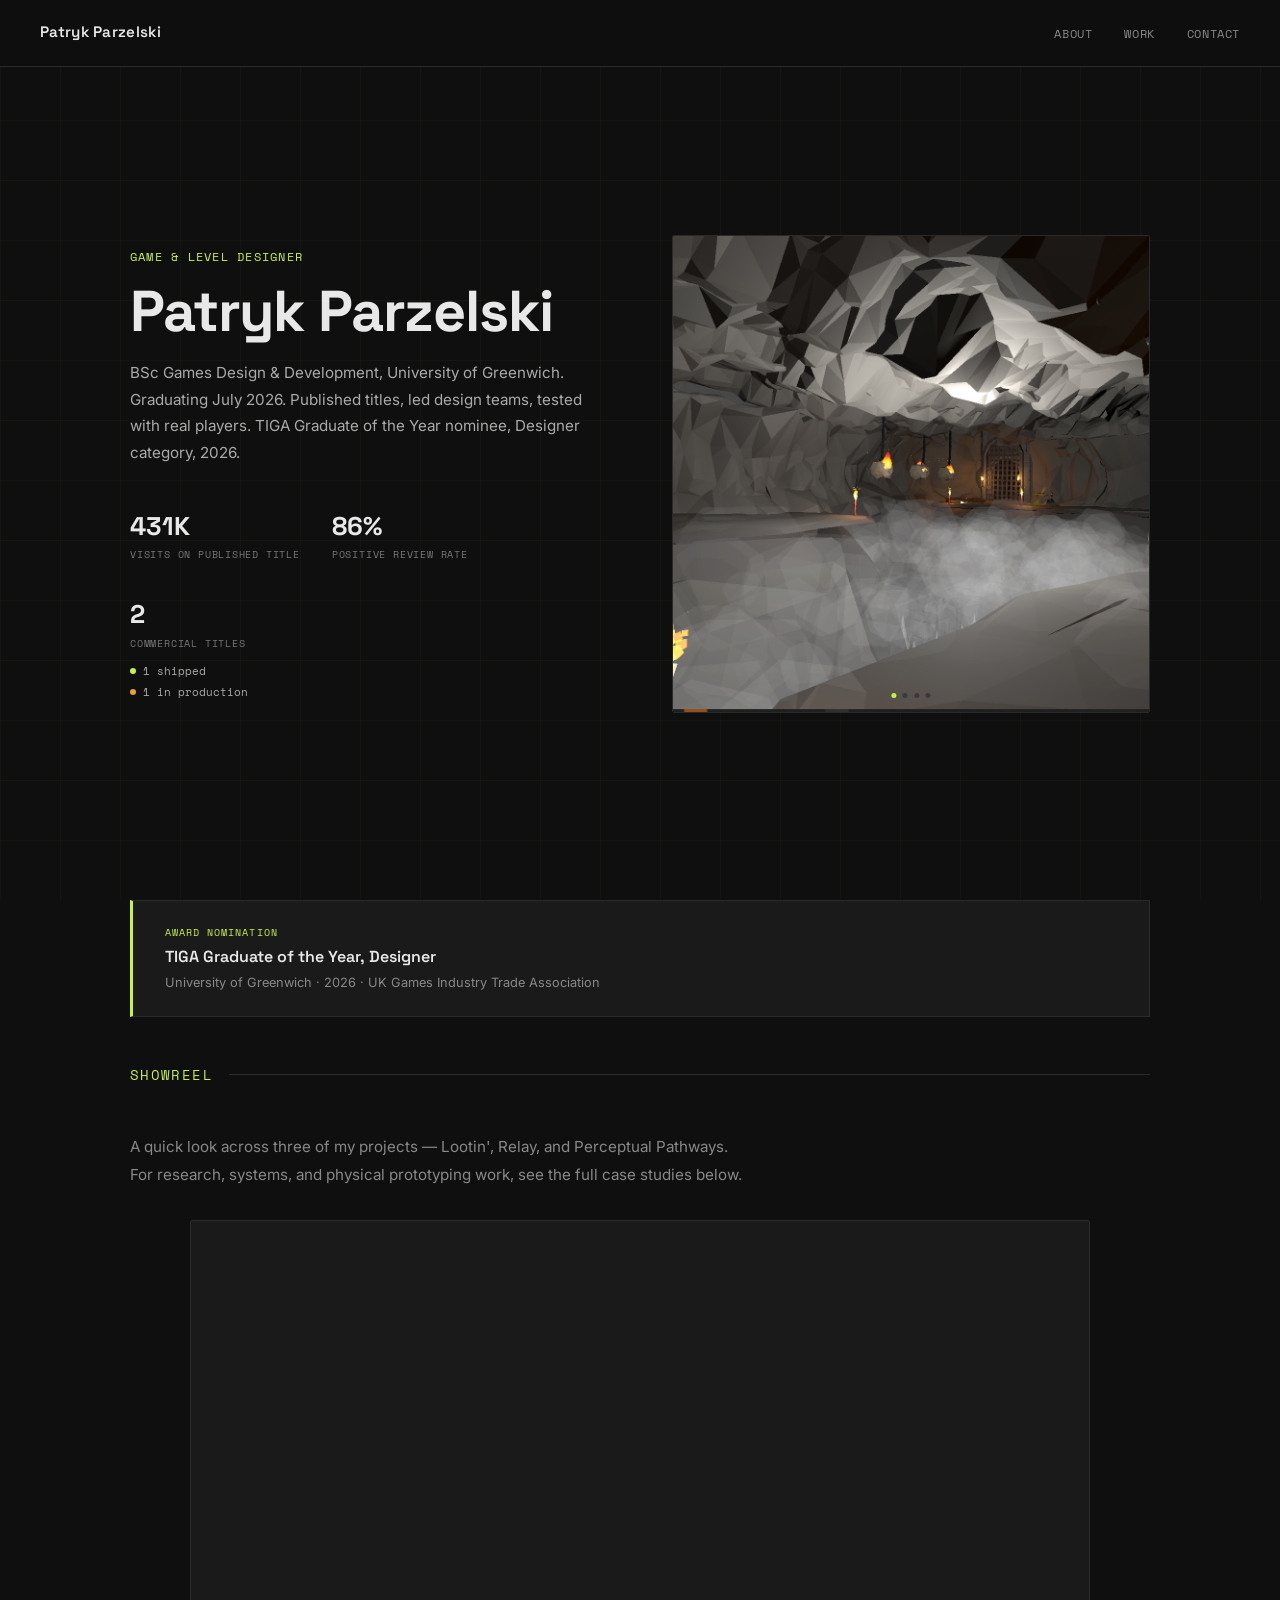
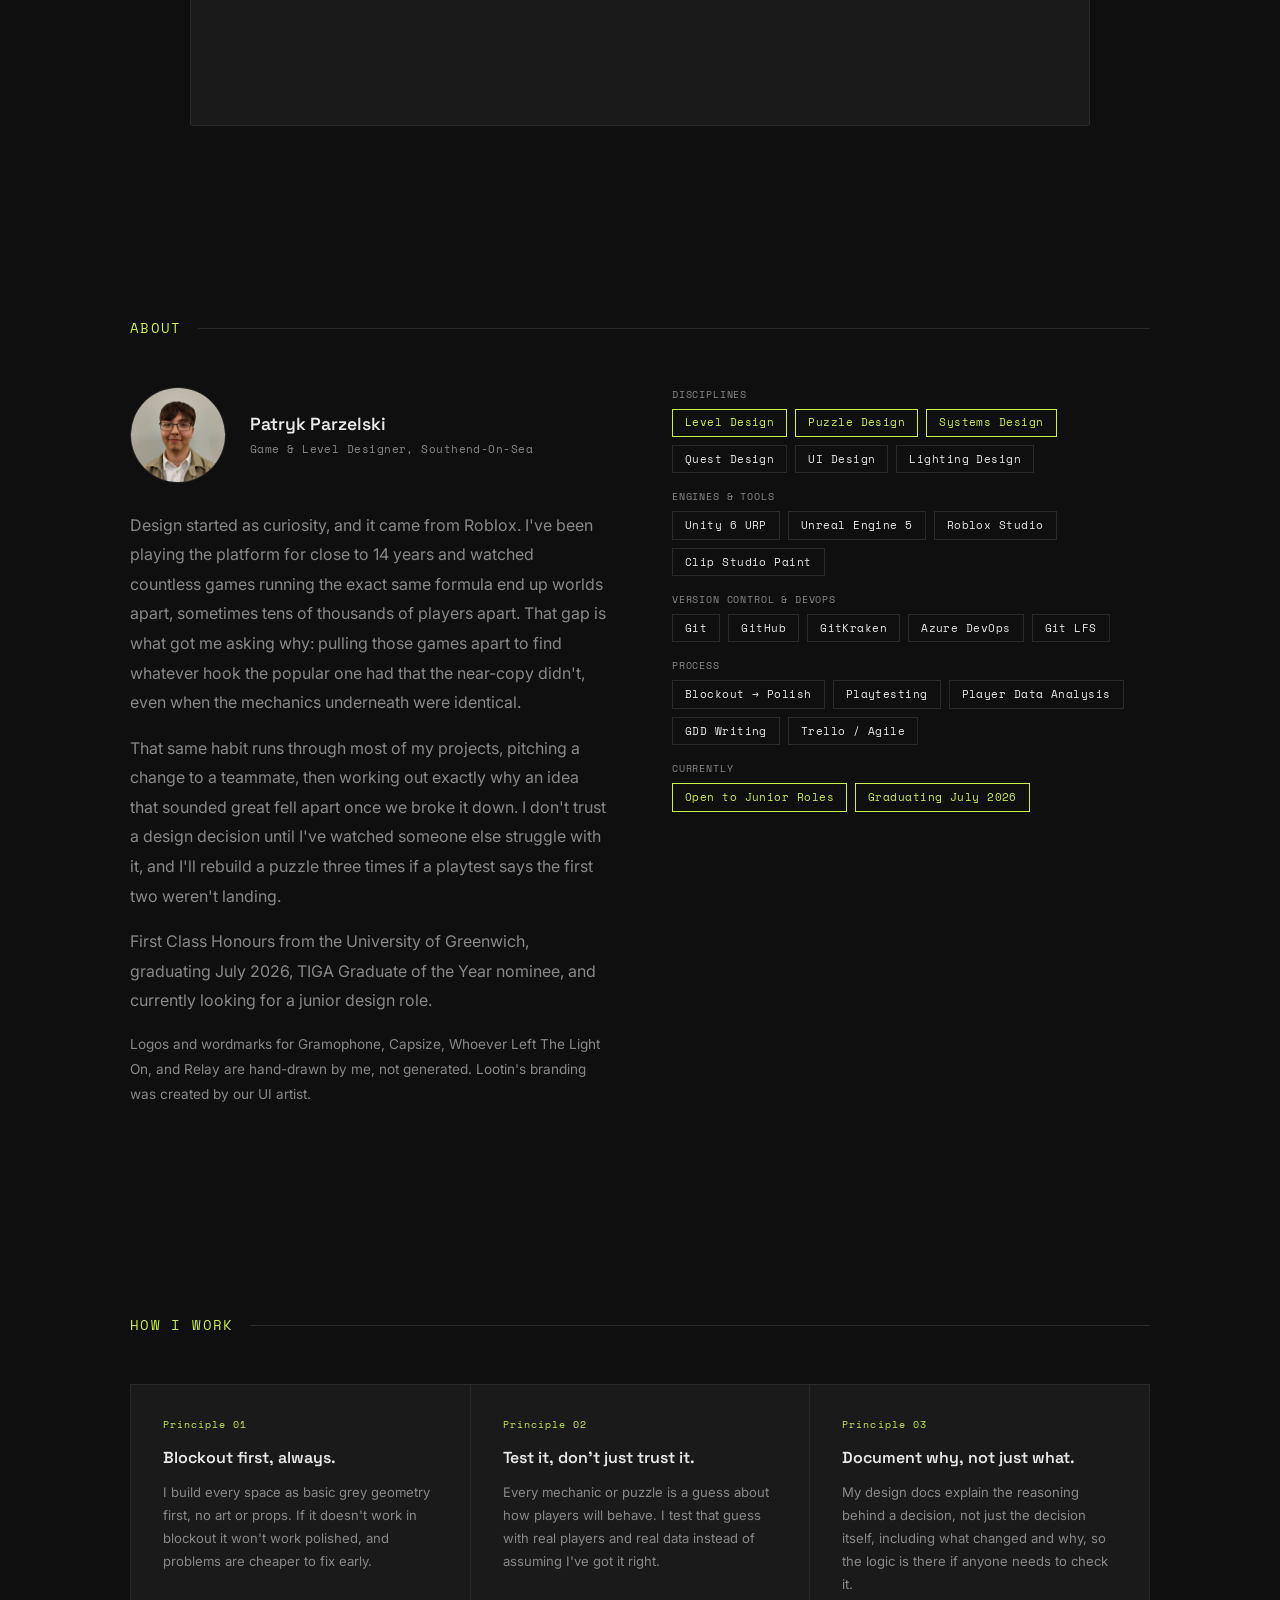
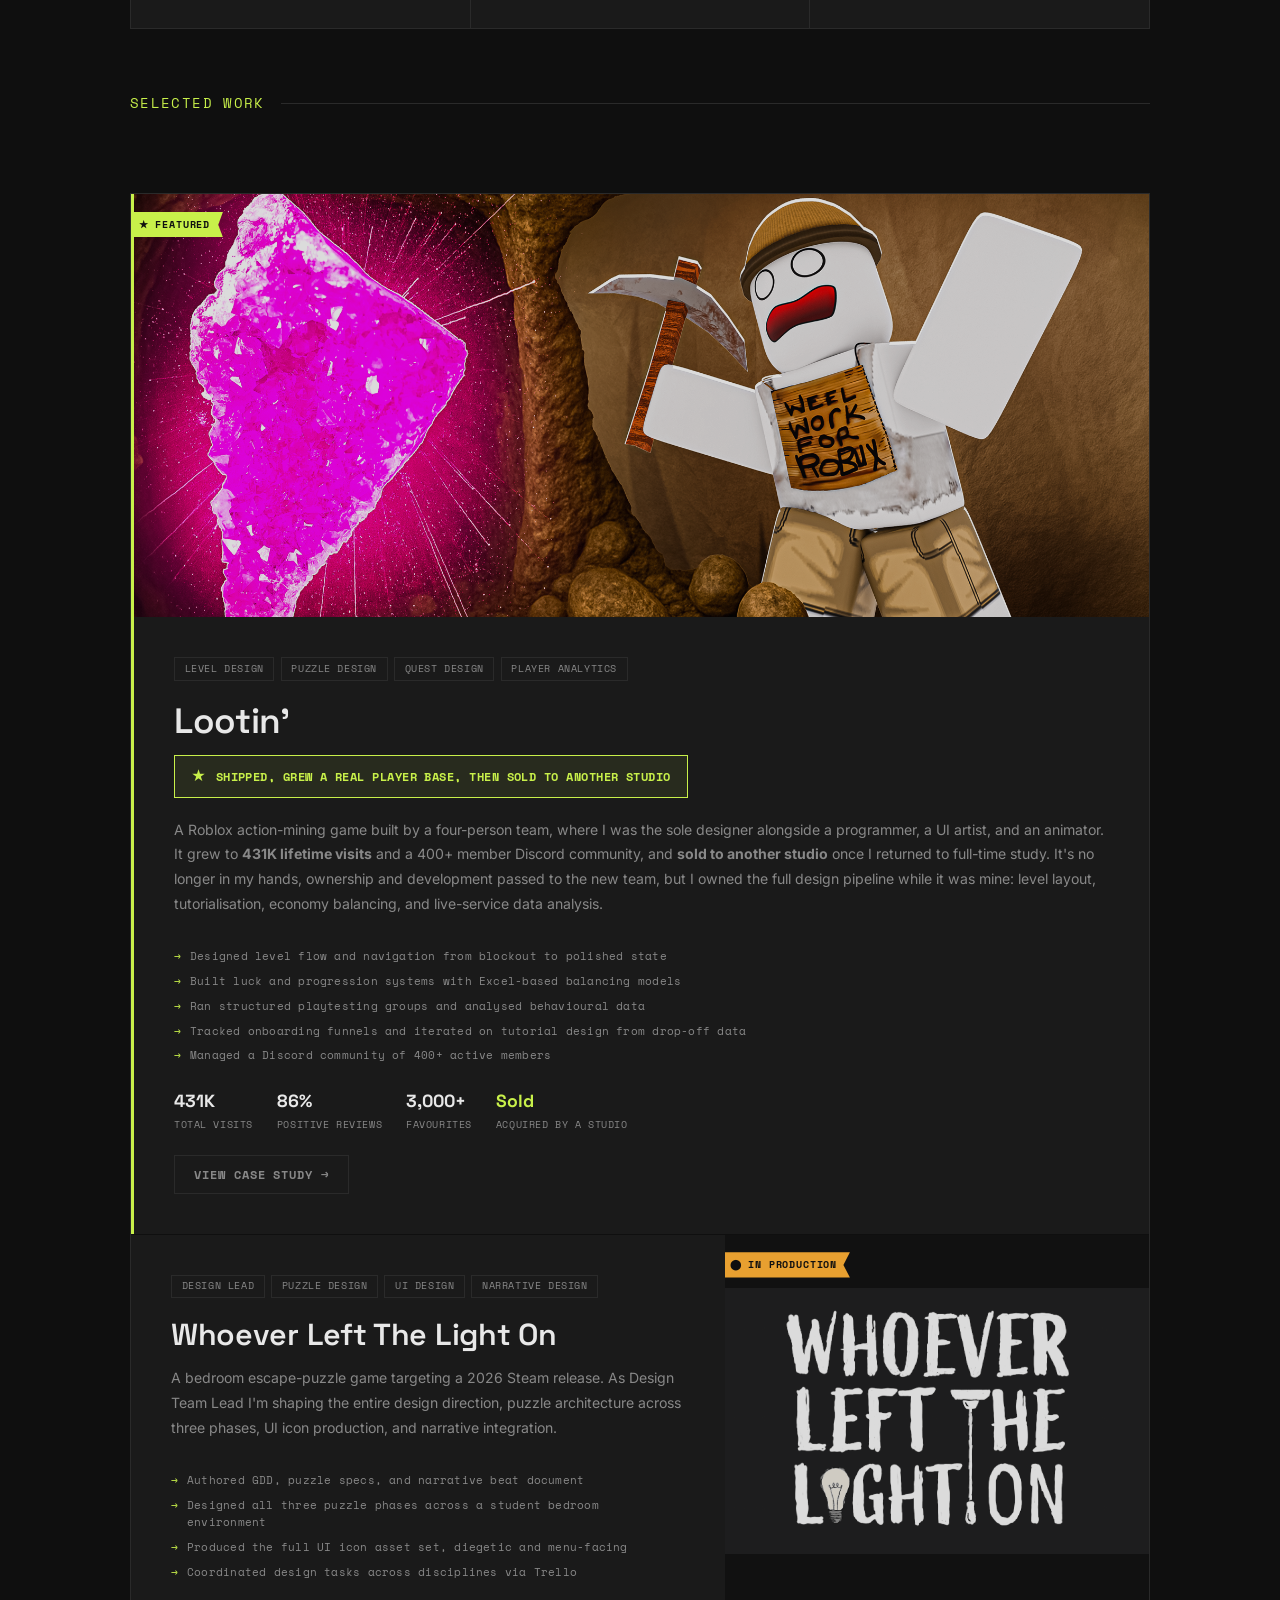
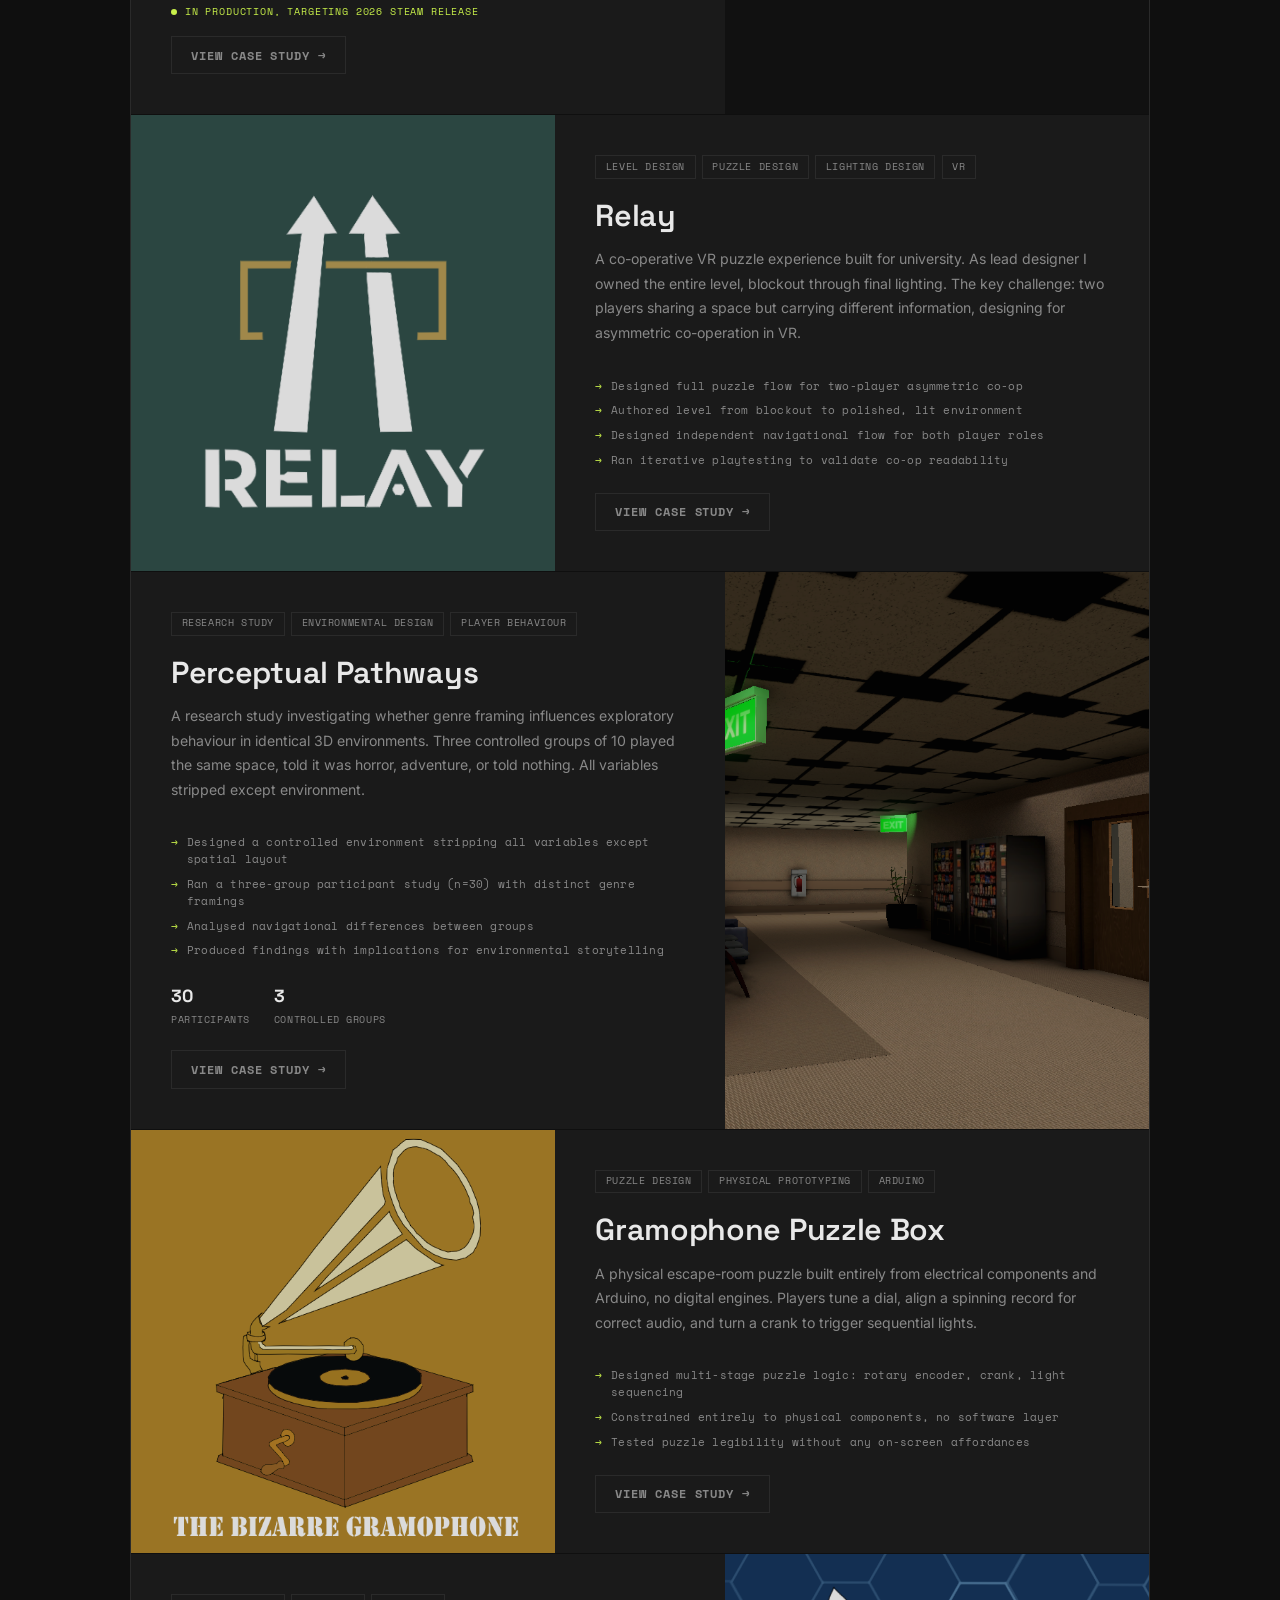
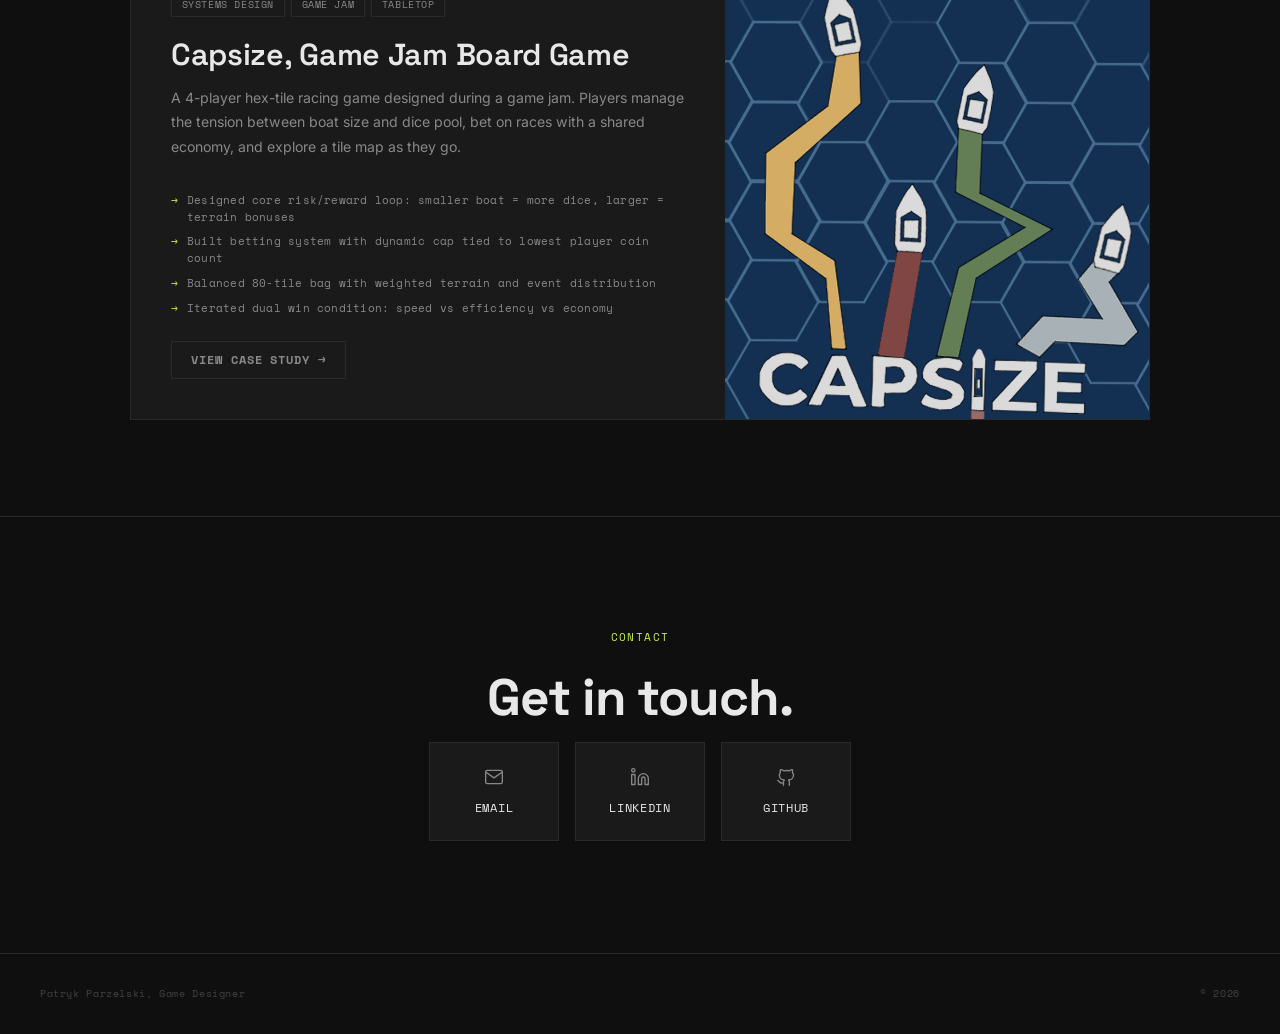
<file: index.html>
<!DOCTYPE html>
<html lang="en">
<head>
  <meta charset="UTF-8" />
  <meta name="viewport" content="width=device-width, initial-scale=1.0" />
  <title>Patryk Parzelski, Game Designer</title>
  <link rel="preconnect" href="https://fonts.googleapis.com" />
  <link rel="preconnect" href="https://fonts.gstatic.com" crossorigin />
  <link href="https://fonts.googleapis.com/css2?family=Space+Grotesk:wght@300;400;500;600;700&family=Inter:wght@300;400;500&family=Space+Mono:wght@400;700&display=swap" rel="stylesheet" />
  <style>
    *, *::before, *::after { box-sizing: border-box; margin: 0; padding: 0; }
    :root {
      --bg:        #0f0f0f;
      --surface:   #1a1a1a;
      --border:    #2a2a2a;
      --text:      #e8e8e8;
      --muted:     #888888;
      --accent:    #c8f04a;
      --font-display: 'Space Grotesk', sans-serif;
      --font-body:    'Inter', sans-serif;
      --font-mono:    'Space Mono', monospace;
    }
    html { scroll-behavior: smooth; }
    body {
      background: var(--bg);
      color: var(--text);
      font-family: var(--font-body);
      font-size: 17px;
      line-height: 1.5;
      -webkit-font-smoothing: antialiased;
    }

    /* NAV */
    nav {
      position: fixed;
      top: 0; left: 0; right: 0;
      z-index: 100;
      display: flex;
      justify-content: space-between;
      align-items: center;
      padding: 1.25rem 2.5rem;
      background: rgba(15,15,15,0.85);
      backdrop-filter: blur(12px);
      border-bottom: 1px solid var(--border);
    }
    .nav-name {
      font-family: var(--font-display);
      font-size: 0.95rem;
      font-weight: 600;
      letter-spacing: 0.02em;
      color: var(--text);
      text-decoration: none;
    }
    .nav-links { display: flex; gap: 2rem; list-style: none; }
    .nav-links a {
      font-family: var(--font-mono);
      font-size: 0.75rem;
      color: var(--muted);
      text-decoration: none;
      letter-spacing: 0.05em;
      text-transform: uppercase;
      transition: color 0.2s;
    }
    .nav-links a:hover { color: var(--accent); }
    .scroll-progress {
      position: absolute;
      bottom: -1px;
      left: 0;
      height: 2px;
      width: 0%;
      background: var(--accent);
      transition: width 0.1s linear;
      z-index: 2;
    }

    /* HERO */
    .hero {
      min-height: 100vh;
      display: grid;
      grid-template-columns: 1fr 1fr;
      align-items: center;
      gap: 4rem;
      padding: 7rem 2.5rem 4rem;
      max-width: 1100px;
      margin: 0 auto;
      position: relative;
    }
    .hero-grid-bg {
      position: fixed;
      inset: 0;
      background-image:
        linear-gradient(rgba(200,240,74,0.03) 1px, transparent 1px),
        linear-gradient(90deg, rgba(200,240,74,0.03) 1px, transparent 1px);
      background-size: 60px 60px;
      pointer-events: none;
      z-index: -1;
    }
    .hero-content { display: flex; flex-direction: column; }
    .hero-role {
      font-family: var(--font-mono);
      font-size: 0.78rem;
      color: var(--accent);
      letter-spacing: 0.1em;
      text-transform: uppercase;
      margin-bottom: 1rem;
    }
    .hero-name {
      font-family: var(--font-display);
      font-size: clamp(2.4rem, 4.5vw, 4.2rem);
      font-weight: 700;
      line-height: 1.0;
      letter-spacing: -0.02em;
      color: var(--text);
      margin-bottom: 1.25rem;
    }
    .hero-sub {
      font-size: 0.95rem;
      color: #aaaaaa;
      line-height: 1.75;
      margin-bottom: 2.5rem;
      max-width: 460px;
    }
    .hero-meta {
      display: flex;
      gap: 2rem;
      flex-wrap: wrap;
    }
    .hero-stat { display: flex; flex-direction: column; gap: 0.2rem; }
    .hero-stat-link {
      text-decoration: none;
      color: inherit;
      cursor: pointer;
      transition: opacity 0.2s;
    }
    .hero-stat-link:hover { opacity: 0.75; }
    .hero-stat-link:hover .hero-stat-num { color: var(--accent); }
    .hero-stat-num {
      font-family: var(--font-display);
      font-size: 1.6rem;
      font-weight: 700;
      color: var(--text);
      transition: color 0.2s;
    }
    .hero-stat-label {
      font-family: var(--font-mono);
      font-size: 0.62rem;
      color: #777;
      letter-spacing: 0.08em;
      text-transform: uppercase;
    }
    .hero-stat-breakdown {
      display: flex;
      flex-direction: column;
      gap: 0.3rem;
      margin-top: 0.5rem;
    }
    .hero-stat-pill {
      display: flex;
      align-items: center;
      gap: 0.45rem;
      font-family: var(--font-mono);
      font-size: 0.68rem;
      color: #aaa;
    }
    .hero-stat-dot { width: 6px; height: 6px; border-radius: 50%; flex-shrink: 0; }
    .hero-stat-dot.shipped { background: var(--accent); }
    .hero-stat-dot.production { background: #e8a030; }
    .hero-visual {
      background: #0a0a0a;
      aspect-ratio: 1 / 1;
      width: 100%;
      display: flex;
      align-items: center;
      justify-content: center;
      position: relative;
      overflow: hidden;
      border-radius: 2px;
      border: 1px solid var(--border);
    }
    .hero-visual img {
      width: 100%;
      height: 100%;
      object-fit: cover;
      display: block;
      opacity: 1;
    }
    .hero-visual-slide {
      position: absolute;
      inset: 0;
      display: flex;
      align-items: center;
      justify-content: center;
      opacity: 0;
      transition: opacity 1.1s ease;
      pointer-events: none;
    }
    .hero-visual-slide.active { opacity: 1; }
    .hero-visual-slide img {
      width: 100%;
      height: 100%;
      object-fit: cover;
      display: block;
    }
    .hero-visual-dots {
      position: absolute;
      bottom: 0.85rem;
      left: 50%;
      transform: translateX(-50%);
      display: flex;
      gap: 0.4rem;
      z-index: 2;
    }
    .hero-visual-dot {
      width: 5px; height: 5px; border-radius: 50%;
      background: #3a3a3a;
      transition: background 0.3s;
    }
    .hero-visual-dot.active { background: var(--accent); }
    .hero-visual-nav {
      position: absolute;
      top: 50%;
      transform: translateY(-50%);
      z-index: 3;
      width: 30px;
      height: 30px;
      display: flex;
      align-items: center;
      justify-content: center;
      background: rgba(15,15,15,0.55);
      border: 1px solid var(--border);
      border-radius: 50%;
      color: var(--text);
      cursor: pointer;
      opacity: 0;
      transition: opacity 0.2s, background 0.2s, border-color 0.2s, color 0.2s;
    }
    .hero-visual:hover .hero-visual-nav { opacity: 1; }
    .hero-visual-nav:hover {
      background: var(--accent);
      border-color: var(--accent);
      color: #0f0f0f;
    }
    .hero-visual-nav svg { width: 16px; height: 16px; }
    .hero-visual-nav.prev { left: 0.6rem; }
    .hero-visual-nav.next { right: 0.6rem; }
    .hero-visual-placeholder {
      font-family: var(--font-mono);
      font-size: 0.62rem;
      color: #2a2a2a;
      letter-spacing: 0.1em;
      text-transform: uppercase;
      text-align: center;
      padding: 2rem;
      line-height: 2;
    }

    /* SECTIONS */
    section {
      padding: 6rem 2.5rem;
      max-width: 1100px;
      margin: 0 auto;
    }
    .section-label {
      font-family: var(--font-mono);
      font-size: 0.85rem;
      color: var(--accent);
      letter-spacing: 0.1em;
      text-transform: uppercase;
      margin-bottom: 3rem;
      display: flex;
      align-items: center;
      gap: 1rem;
    }
    .section-label::after {
      content: '';
      flex: 1;
      height: 1px;
      background: var(--border);
    }

    /* SHOWREEL */
    .showreel-section { padding-top: 3rem; }
    .showreel-intro {
      font-size: 0.95rem; color: var(--muted);
      max-width: 620px; line-height: 1.8; margin-bottom: 2rem;
    }
    .showreel-embed {
      position: relative;
      width: 100%;
      max-width: 900px;
      margin: 0 auto;
      aspect-ratio: 16 / 9;
      background: var(--surface);
      border: 1px solid var(--border);
      border-radius: 2px;
      overflow: hidden;
    }
    .showreel-embed iframe {
      position: absolute;
      inset: 0;
      width: 100%;
      height: 100%;
      border: none;
    }
    .showreel-embed-placeholder {
      position: absolute;
      inset: 0;
      display: flex;
      align-items: center;
      justify-content: center;
      font-family: var(--font-mono);
      font-size: 0.65rem;
      color: #333;
      letter-spacing: 0.1em;
      text-transform: uppercase;
      text-align: center;
      padding: 1rem;
    }

    /* ABOUT */
    .about-grid {
      display: grid;
      grid-template-columns: 1fr 1fr;
      gap: 4rem;
      align-items: start;
    }
    .about-text h2 {
      font-family: var(--font-display);
      font-size: clamp(1.8rem, 3vw, 2.6rem);
      font-weight: 600;
      line-height: 1.2;
      letter-spacing: -0.01em;
      margin-bottom: 1.5rem;
    }
    .about-text p {
      color: var(--muted);
      line-height: 1.85;
      margin-bottom: 1rem;
      font-size: 1rem;
    }
    .about-text p strong { color: var(--text); font-weight: 500; }
    .about-photo-row { display: flex; gap: 1.5rem; align-items: center; margin-bottom: 1.75rem; }
    .about-photo {
      width: 96px; height: 96px; flex-shrink: 0;
      border-radius: 50%; overflow: hidden;
      border: 1px solid var(--border);
      background: var(--surface);
      display: flex; align-items: center; justify-content: center;
    }
    .about-photo img { width: 100%; height: 100%; object-fit: cover; display: block; }
    .about-photo-placeholder {
      font-family: var(--font-mono); font-size: 0.55rem;
      color: #333; letter-spacing: 0.06em; text-transform: uppercase;
      text-align: center; line-height: 1.6; padding: 0.5rem;
    }
    .about-photo-name {
      font-family: var(--font-display); font-size: 1.1rem; font-weight: 600; color: var(--text);
    }
    .about-photo-role {
      font-family: var(--font-mono); font-size: 0.7rem; color: var(--muted);
      letter-spacing: 0.04em; margin-top: 0.2rem;
    }
    .about-skills { display: flex; flex-direction: column; gap: 1rem; }
    .skill-row { display: flex; flex-direction: column; gap: 0.4rem; }
    .skill-row-label {
      font-family: var(--font-mono);
      font-size: 0.65rem;
      color: var(--muted);
      letter-spacing: 0.08em;
      text-transform: uppercase;
    }
    .skill-tags { display: flex; flex-wrap: wrap; gap: 0.5rem; }
    .tag {
      font-family: var(--font-mono);
      font-size: 0.7rem;
      color: var(--text);
      border: 1px solid var(--border);
      padding: 0.3rem 0.75rem;
      letter-spacing: 0.04em;
    }
    .tag.accent { border-color: var(--accent); color: var(--accent); }

    /* TIGA BANNER */
    .tiga-banner {
      max-width: 1100px;
      margin: 0 auto;
      padding: 0 2.5rem;
    }
    .tiga-inner {
      background: var(--surface);
      border: 1px solid var(--border);
      border-left: 3px solid var(--accent);
      padding: 1.5rem 2rem;
    }
    .tiga-label {
      font-family: var(--font-mono);
      font-size: 0.65rem;
      color: var(--accent);
      letter-spacing: 0.1em;
      text-transform: uppercase;
      margin-bottom: 0.3rem;
    }
    .tiga-title {
      font-family: var(--font-display);
      font-size: 1rem;
      font-weight: 600;
      color: var(--text);
    }
    .tiga-sub { font-size: 0.8rem; color: var(--muted); margin-top: 0.2rem; }

    /* PROJECT CARDS, entire card is the link */
    .projects-list {
      display: flex;
      flex-direction: column;
      gap: 1px;
      border: 1px solid var(--border);
    }

    .project-card {
      display: grid;
      grid-template-columns: 1fr 1.4fr;
      min-height: 320px;
      background: var(--surface);
      text-decoration: none;
      color: inherit;
      transition: background 0.2s;
      position: relative;
    }
    .project-card:nth-child(even) { grid-template-columns: 1.4fr 1fr; }
    .project-card:nth-child(even) .project-image { order: 2; }
    .project-card:nth-child(even) .project-info  { order: 1; }
    .project-card:hover { background: #1e1e1e; }

    /* Arrow indicator on hover */
    .project-card::after {
      content: '↗';
      position: absolute;
      top: 1.5rem;
      right: 1.5rem;
      font-size: 1rem;
      color: var(--accent);
      opacity: 0;
      transition: opacity 0.2s;
    }
    .project-card:hover::after { opacity: 1; }

    .project-image {
      position: relative;
      background: #111;
      overflow: hidden;
      min-height: clamp(220px, 32vw, 420px);
      align-self: stretch;
    }
    .project-card--featured .project-image { aspect-ratio: 2.4 / 1; height: auto; min-height: 0; width: 100%; align-self: auto; }
    .project-image img {
      position: absolute;
      inset: 0;
      width: 100%;
      height: 100%;
      object-fit: cover;
      object-position: center 25%;
      opacity: 0.85;
      transition: opacity 0.3s, transform 0.4s;
      display: block;
    }
    /* Contain for images that shouldn't stretch to fill, e.g. logos/wordmarks */
    .project-image img.contain {
      object-fit: contain;
    }
    .project-card:hover .project-image img { opacity: 1; transform: scale(1.02); }
    .project-image-placeholder {
      width: 100%; height: 100%;
      display: flex; align-items: center; justify-content: center;
      font-family: var(--font-mono);
      font-size: 0.65rem;
      color: #333;
      letter-spacing: 0.1em;
      text-transform: uppercase;
      min-height: 280px;
    }

    .project-info {
      padding: 2.5rem;
      display: flex;
      flex-direction: column;
      justify-content: space-between;
    }
    .project-disciplines { display: flex; flex-wrap: wrap; gap: 0.4rem; margin-bottom: 1.2rem; }
    .discipline {
      font-family: var(--font-mono);
      font-size: 0.62rem;
      color: var(--muted);
      border: 1px solid var(--border);
      padding: 0.2rem 0.6rem;
      letter-spacing: 0.06em;
      text-transform: uppercase;
    }
    .project-title {
      font-family: var(--font-display);
      font-size: clamp(1.3rem, 2.5vw, 1.9rem);
      font-weight: 600;
      line-height: 1.2;
      letter-spacing: -0.01em;
      margin-bottom: 0.8rem;
    }
    .project-desc {
      font-size: 0.88rem;
      color: var(--muted);
      line-height: 1.75;
    }
    .project-bottom { margin-top: 2rem; }
    .project-contributions {
      list-style: none;
      display: flex; flex-direction: column; gap: 0.5rem;
      margin-bottom: 1.5rem;
    }
    .project-contributions li {
      font-family: var(--font-mono);
      font-size: 0.7rem;
      color: var(--muted);
      letter-spacing: 0.02em;
      padding-left: 1rem;
      position: relative;
    }
    .project-contributions li::before {
      content: '→';
      position: absolute; left: 0;
      color: var(--accent);
    }
    .project-stats { display: flex; gap: 1.5rem; flex-wrap: wrap; margin-bottom: 1.5rem; }
    .project-stat { display: flex; flex-direction: column; gap: 0.15rem; }
    .project-stat-num {
      font-family: var(--font-display);
      font-size: 1.1rem;
      font-weight: 700;
      color: var(--text);
    }
    .project-stat-label {
      font-family: var(--font-mono);
      font-size: 0.6rem;
      color: var(--muted);
      letter-spacing: 0.06em;
      text-transform: uppercase;
    }

    /* Case study CTA, starts dark, lights up green on hover */
    .project-cta {
      display: inline-flex;
      align-items: center;
      gap: 0.6rem;
      font-family: var(--font-mono);
      font-size: 0.72rem;
      font-weight: 700;
      letter-spacing: 0.08em;
      text-transform: uppercase;
      color: var(--muted);
      background: transparent;
      border: 1px solid var(--border);
      padding: 0.6rem 1.2rem;
      width: fit-content;
      transition: background 0.2s, color 0.2s, border-color 0.2s;
    }
    .project-card:hover .project-cta {
      background: var(--accent);
      color: #0f0f0f;
      border-color: var(--accent);
    }

    .project-wip {
      font-family: var(--font-mono);
      font-size: 0.65rem;
      color: var(--accent);
      letter-spacing: 0.08em;
      text-transform: uppercase;
      display: flex; align-items: center; gap: 0.5rem;
      margin-bottom: 1rem;
    }
    .project-wip::before {
      content: '';
      display: block; width: 6px; height: 6px;
      background: var(--accent);
      border-radius: 50%;
      animation: pulse 2s ease-in-out infinite;
    }
    @keyframes pulse { 0%,100%{opacity:1} 50%{opacity:0.3} }

    /* DESIGN THINKING */
    .thinking-grid {
      display: grid;
      grid-template-columns: repeat(3, 1fr);
      gap: 1px;
      background: var(--border);
      border: 1px solid var(--border);
    }
    .thinking-card { background: var(--surface); padding: 2rem; }
    .thinking-num {
      font-family: var(--font-mono);
      font-size: 0.65rem;
      color: var(--accent);
      letter-spacing: 0.1em;
      margin-bottom: 1rem;
    }
    .thinking-title {
      font-family: var(--font-display);
      font-size: 1rem; font-weight: 600;
      margin-bottom: 0.75rem; line-height: 1.3;
    }
    .thinking-body { font-size: 0.82rem; color: var(--muted); line-height: 1.75; }

    /* CONTACT */
    .contact-wrap {
      text-align: center;
      padding: 7rem 2.5rem;
      border-top: 1px solid var(--border);
    }
    .contact-label {
      font-family: var(--font-mono);
      font-size: 0.7rem;
      color: var(--accent);
      letter-spacing: 0.12em;
      text-transform: uppercase;
      margin-bottom: 1.5rem;
    }
    .contact-headline {
      font-family: var(--font-display);
      font-size: clamp(2rem, 4vw, 3.5rem);
      font-weight: 700;
      letter-spacing: -0.02em;
      line-height: 1.1;
      margin-bottom: 1rem;
    }
    .contact-sub { color: var(--muted); font-size: 0.95rem; margin-bottom: 2.5rem; }
    .contact-links {
      display: flex; gap: 1rem; justify-content: center; flex-wrap: wrap;
      max-width: 640px; margin: 0 auto;
    }
    .contact-link {
      font-family: var(--font-mono);
      font-size: 0.72rem;
      color: var(--text);
      text-decoration: none;
      border: 1px solid var(--border);
      background: var(--surface);
      padding: 1.5rem 1.25rem;
      letter-spacing: 0.06em;
      text-transform: uppercase;
      transition: border-color 0.2s, color 0.2s, background 0.2s;
      display: flex; flex-direction: column; align-items: center; gap: 0.75rem;
      width: 130px;
    }
    .contact-link svg { width: 20px; height: 20px; stroke: var(--muted); transition: stroke 0.2s; }
    .contact-link:hover { border-color: var(--accent); color: var(--accent); background: #1e1e1e; }
    .contact-link:hover svg { stroke: var(--accent); }

    /* FOOTER */
    footer {
      border-top: 1px solid var(--border);
      padding: 2rem 2.5rem;
      display: flex; justify-content: space-between; align-items: center;
    }
    footer span {
      font-family: var(--font-mono);
      font-size: 0.65rem; color: #444; letter-spacing: 0.06em;
    }

    /* REVEAL */
    .reveal {
      opacity: 0; transform: translateY(24px);
      transition: opacity 0.6s ease, transform 0.6s ease;
    }
    .reveal.visible { opacity: 1; transform: translateY(0); }

    /* RESPONSIVE */
    @media (max-width: 768px) {
      nav { padding: 1rem 1.25rem; }
      .nav-links { display: none; }
      .hero { grid-template-columns: 1fr; padding: 6rem 1.25rem 3rem; gap: 2rem; }
      .hero-visual { max-width: 340px; margin: 0 auto; }
      .hero-meta { gap: 1.5rem; flex-wrap: wrap; }
      section { padding: 4rem 1.25rem; }
      .about-grid { grid-template-columns: 1fr; gap: 2.5rem; }
      .project-card,
      .project-card:nth-child(even) { grid-template-columns: 1fr; }
      .project-card:nth-child(even) .project-image,
      .project-card:nth-child(even) .project-info { order: unset; }
      .project-image { height: clamp(260px, 55vw, 340px); min-height: 0; }
      .project-card--featured .project-image { height: auto; min-height: 0; aspect-ratio: 2.4 / 1; }
      .thinking-grid { grid-template-columns: 1fr; }
      .contact-links { flex-direction: column; align-items: center; }
    }
    @media (prefers-reduced-motion: reduce) {
      .reveal { opacity: 1; transform: none; transition: none; }
    }

    /* FEATURED RIBBON */
    .featured-ribbon {
      position: absolute;
      top: 1.1rem;
      left: -0.3rem;
      background: var(--accent);
      color: #0f0f0f;
      font-family: var(--font-mono);
      font-size: 0.65rem;
      font-weight: 700;
      letter-spacing: 0.08em;
      text-transform: uppercase;
      padding: 0.3rem 0.8rem 0.3rem 0.6rem;
      z-index: 2;
      clip-path: polygon(0 0, 100% 0, 95% 50%, 100% 100%, 0 100%);
    }

    /* SOLD CALLOUT */
    .sold-callout {
      display: flex; align-items: center; gap: 0.6rem;
      background: rgba(200,240,74,0.08);
      border: 1px solid var(--accent);
      padding: 0.6rem 1rem;
      margin-bottom: 1.25rem;
      width: fit-content;
    }
    .sold-callout-icon { color: var(--accent); font-size: 0.9rem; }
    .sold-callout-text {
      font-family: var(--font-mono); font-size: 0.72rem;
      color: var(--accent); letter-spacing: 0.04em; text-transform: uppercase; font-weight: 700;
    }

    /* IN PRODUCTION RIBBON */
    .inprod-ribbon {
      position: absolute;
      top: 1.1rem;
      left: -0.3rem;
      background: #e8a030;
      color: #0f0f0f;
      font-family: var(--font-mono);
      font-size: 0.65rem;
      font-weight: 700;
      letter-spacing: 0.08em;
      text-transform: uppercase;
      padding: 0.3rem 0.8rem 0.3rem 0.6rem;
      z-index: 2;
      clip-path: polygon(0 0, 100% 0, 95% 50%, 100% 100%, 0 100%);
    }

    /* FEATURED CARD — stacked hero banner, distinct from the side-by-side cards below */
    .project-card--featured {
      min-height: 420px;
      border-left: 3px solid var(--accent);
      grid-template-columns: 1fr;
    }
    .project-card--featured .project-image { position: relative; order: unset; }
    .project-card--featured .project-info { order: unset; }
    .project-card--featured .project-title { font-size: clamp(1.6rem, 2.8vw, 2.2rem); }

    /* GLOBAL GREEN HOVER — every interactive element */
    .nav-links a:hover { color: var(--accent) !important; }
    .contact-link:hover { border-color: var(--accent) !important; color: var(--accent) !important; }
    .contact-link:hover svg { stroke: var(--accent) !important; }
    .project-card:hover .project-cta { background: var(--accent) !important; color: #0f0f0f !important; border-color: var(--accent) !important; }
    footer a:hover { color: var(--accent) !important; }
  </style>
</head>
<body>

  <nav>
    <a class="nav-name" href="#">Patryk Parzelski</a>
    <ul class="nav-links">
      <li><a href="#about">About</a></li>
      <li><a href="#work">Work</a></li>
      <li><a href="#contact">Contact</a></li>
    </ul>
    <div class="scroll-progress" id="scrollProgress"></div>
  </nav>

  <div class="hero">
    <div class="hero-grid-bg"></div>
    <div class="hero-content">
      <p class="hero-role">Game &amp; Level Designer</p>
      <h1 class="hero-name">Patryk Parzelski</h1>
      <p class="hero-sub">BSc Games Design &amp; Development, University of Greenwich. Graduating July 2026. Published titles, led design teams, tested with real players. TIGA Graduate of the Year nominee, Designer category, 2026.</p>
      <div class="hero-meta">
        <div class="hero-stat">
          <span class="hero-stat-num">431K</span>
          <span class="hero-stat-label">Visits on published title</span>
        </div>
        <div class="hero-stat">
          <span class="hero-stat-num">86%</span>
          <span class="hero-stat-label">Positive review rate</span>
        </div>
        <a class="hero-stat hero-stat-link" href="#work">
          <span class="hero-stat-num">2</span>
          <span class="hero-stat-label">Commercial titles</span>
          <div class="hero-stat-breakdown">
            <span class="hero-stat-pill"><span class="hero-stat-dot shipped"></span>1 shipped</span>
            <span class="hero-stat-pill"><span class="hero-stat-dot production"></span>1 in production</span>
          </div>
        </a>
      </div>
    </div>
    <div class="hero-visual" id="heroVisual">
      <div class="hero-visual-slide active">
        <img src="relay-square.png" alt="Relay, VR co-op puzzle level" />
      </div>
      <div class="hero-visual-slide">
        <img src="wltlo-logo.png" alt="Whoever Left The Light On, in production" />
      </div>
      <div class="hero-visual-slide">
        <img src="research-lobby-square.png" alt="Perceptual Pathways, research environment" />
      </div>
      <div class="hero-visual-slide">
        <img src="lootin-closeup-square.png" alt="Lootin', shipped Roblox title" />
      </div>
      <div class="hero-visual-dots" id="heroVisualDots"></div>
      <button type="button" class="hero-visual-nav prev" id="heroVisualPrev" aria-label="Previous image">
        <svg viewBox="0 0 24 24" fill="none" stroke="currentColor" stroke-width="2" stroke-linecap="round" stroke-linejoin="round"><path d="M15 18l-6-6 6-6"/></svg>
      </button>
      <button type="button" class="hero-visual-nav next" id="heroVisualNext" aria-label="Next image">
        <svg viewBox="0 0 24 24" fill="none" stroke="currentColor" stroke-width="2" stroke-linecap="round" stroke-linejoin="round"><path d="M9 18l6-6-6-6"/></svg>
      </button>
    </div>
  </div>

  <div class="tiga-banner reveal">
    <div class="tiga-inner">
      <div class="tiga-label">Award Nomination</div>
      <div class="tiga-title">TIGA Graduate of the Year, Designer</div>
      <div class="tiga-sub">University of Greenwich · 2026 · UK Games Industry Trade Association</div>
    </div>
  </div>

  <section class="showreel-section reveal">
    <p class="section-label">Showreel</p>
    <p class="showreel-intro">A quick look across three of my projects — Lootin', Relay, and Perceptual Pathways. For research, systems, and physical prototyping work, see the full case studies below.</p>
    <div class="showreel-embed">
      <iframe src="https://www.youtube.com/embed/RyGRVBeWxxc" title="Patryk Parzelski — Game Design Showreel 2026" allow="accelerometer; autoplay; clipboard-write; encrypted-media; gyroscope; picture-in-picture" allowfullscreen></iframe>
    </div>
  </section>

  <section id="about">
    <p class="section-label">About</p>
    <div class="about-grid reveal">
      <div class="about-text">
        <div class="about-photo-row">
          <div class="about-photo">
            <img src="patryk-headshot.jpg" alt="Patryk Parzelski" />
          </div>
          <div>
            <div class="about-photo-name">Patryk Parzelski</div>
            <div class="about-photo-role">Game &amp; Level Designer, Southend-On-Sea</div>
          </div>
        </div>
        <p>Design started as curiosity, and it came from Roblox. I've been playing the platform for close to 14 years and watched countless games running the exact same formula end up worlds apart, sometimes tens of thousands of players apart. That gap is what got me asking why: pulling those games apart to find whatever hook the popular one had that the near-copy didn't, even when the mechanics underneath were identical.</p>
        <p>That same habit runs through most of my projects, pitching a change to a teammate, then working out exactly why an idea that sounded great fell apart once we broke it down. I don't trust a design decision until I've watched someone else struggle with it, and I'll rebuild a puzzle three times if a playtest says the first two weren't landing.</p>
        <p>First Class Honours from the University of Greenwich, graduating July 2026, TIGA Graduate of the Year nominee, and currently looking for a junior design role.</p>
        <p style="font-size:0.85rem; color:var(--muted);">Logos and wordmarks for Gramophone, Capsize, Whoever Left The Light On, and Relay are hand-drawn by me, not generated. Lootin's branding was created by our UI artist.</p>
      </div>
      <div class="about-skills">
        <div class="skill-row">
          <span class="skill-row-label">Disciplines</span>
          <div class="skill-tags">
            <span class="tag accent">Level Design</span>
            <span class="tag accent">Puzzle Design</span>
            <span class="tag accent">Systems Design</span>
            <span class="tag">Quest Design</span>
            <span class="tag">UI Design</span>
            <span class="tag">Lighting Design</span>
          </div>
        </div>
        <div class="skill-row">
          <span class="skill-row-label">Engines &amp; Tools</span>
          <div class="skill-tags">
            <span class="tag">Unity 6 URP</span>
            <span class="tag">Unreal Engine 5</span>
            <span class="tag">Roblox Studio</span>
            <span class="tag">Clip Studio Paint</span>
          </div>
        </div>
        <div class="skill-row">
          <span class="skill-row-label">Version Control &amp; DevOps</span>
          <div class="skill-tags">
            <span class="tag">Git</span>
            <span class="tag">GitHub</span>
            <span class="tag">GitKraken</span>
            <span class="tag">Azure DevOps</span>
            <span class="tag">Git LFS</span>
          </div>
        </div>
        <div class="skill-row">
          <span class="skill-row-label">Process</span>
          <div class="skill-tags">
            <span class="tag">Blockout → Polish</span>
            <span class="tag">Playtesting</span>
            <span class="tag">Player Data Analysis</span>
            <span class="tag">GDD Writing</span>
            <span class="tag">Trello / Agile</span>
          </div>
        </div>
        <div class="skill-row">
          <span class="skill-row-label">Currently</span>
          <div class="skill-tags">
            <span class="tag accent">Open to Junior Roles</span>
            <span class="tag accent">Graduating July 2026</span>
          </div>
        </div>
      </div>
    </div>
  </section>

  <section style="padding-bottom:0;">
    <p class="section-label">How I work</p>
    <div class="thinking-grid reveal">
      <div class="thinking-card">
        <div class="thinking-num">Principle 01</div>
        <h4 class="thinking-title">Blockout first, always.</h4>
        <p class="thinking-body">I build every space as basic grey geometry first, no art or props. If it doesn't work in blockout it won't work polished, and problems are cheaper to fix early.</p>
      </div>
      <div class="thinking-card">
        <div class="thinking-num">Principle 02</div>
        <h4 class="thinking-title">Test it, don't just trust it.</h4>
        <p class="thinking-body">Every mechanic or puzzle is a guess about how players will behave. I test that guess with real players and real data instead of assuming I've got it right.</p>
      </div>
      <div class="thinking-card">
        <div class="thinking-num">Principle 03</div>
        <h4 class="thinking-title">Document why, not just what.</h4>
        <p class="thinking-body">My design docs explain the reasoning behind a decision, not just the decision itself, including what changed and why, so the logic is there if anyone needs to check it.</p>
      </div>
    </div>
  </section>

  <section id="work" style="padding-top:4rem; padding-bottom:2rem;">
    <p class="section-label">Selected Work</p>
  </section>

  <div style="max-width:1100px; margin:0 auto; padding:0 2.5rem 6rem;">
    <div class="projects-list">

      <!-- Lootin' — FEATURED -->
      <a class="project-card project-card--featured reveal" href="case-lootin.html">
        <div class="project-image">
          <div class="featured-ribbon">★ Featured</div>
          <img src="lootin-hero-banner.png" alt="Lootin'" />
        </div>
        <div class="project-info">
          <div class="project-top">
            <div class="project-disciplines">
              <span class="discipline">Level Design</span>
              <span class="discipline">Puzzle Design</span>
              <span class="discipline">Quest Design</span>
              <span class="discipline">Player Analytics</span>
            </div>
            <h3 class="project-title">Lootin'</h3>
            <div class="sold-callout">
              <span class="sold-callout-icon">★</span>
              <span class="sold-callout-text">Shipped, grew a real player base, then sold to another studio</span>
            </div>
            <p class="project-desc">A Roblox action-mining game built by a four-person team, where I was the sole designer alongside a programmer, a UI artist, and an animator. It grew to <strong>431K lifetime visits</strong> and a 400+ member Discord community, and <strong>sold to another studio</strong> once I returned to full-time study. It's no longer in my hands, ownership and development passed to the new team, but I owned the full design pipeline while it was mine: level layout, tutorialisation, economy balancing, and live-service data analysis.</p>
          </div>
          <div class="project-bottom">
            <ul class="project-contributions">
              <li>Designed level flow and navigation from blockout to polished state</li>
              <li>Built luck and progression systems with Excel-based balancing models</li>
              <li>Ran structured playtesting groups and analysed behavioural data</li>
              <li>Tracked onboarding funnels and iterated on tutorial design from drop-off data</li>
              <li>Managed a Discord community of 400+ active members</li>
            </ul>
            <div class="project-stats">
              <div class="project-stat"><span class="project-stat-num">431K</span><span class="project-stat-label">Total visits</span></div>
              <div class="project-stat"><span class="project-stat-num">86%</span><span class="project-stat-label">Positive reviews</span></div>
              <div class="project-stat"><span class="project-stat-num">3,000+</span><span class="project-stat-label">Favourites</span></div>
              <div class="project-stat"><span class="project-stat-num" style="color:var(--accent);">Sold</span><span class="project-stat-label">Acquired by a studio</span></div>
            </div>
            <span class="project-cta">View Case Study →</span>
          </div>
        </div>
      </a>

      <!-- WLTLO -->
      <a class="project-card reveal" href="case-wltlo.html">
        <div class="project-image" style="position:relative;">
          <div class="inprod-ribbon">⬤ In Production</div>
          <img class="contain" src="wltlo-title.gif" alt="Whoever Left The Light On" />
        </div>
        <div class="project-info">
          <div class="project-top">
            <div class="project-disciplines">
              <span class="discipline">Design Lead</span>
              <span class="discipline">Puzzle Design</span>
              <span class="discipline">UI Design</span>
              <span class="discipline">Narrative Design</span>
            </div>
            <h3 class="project-title">Whoever Left The Light On</h3>
            <p class="project-desc">A bedroom escape-puzzle game targeting a 2026 Steam release. As Design Team Lead I'm shaping the entire design direction, puzzle architecture across three phases, UI icon production, and narrative integration.</p>
          </div>
          <div class="project-bottom">
            <ul class="project-contributions">
              <li>Authored GDD, puzzle specs, and narrative beat document</li>
              <li>Designed all three puzzle phases across a student bedroom environment</li>
              <li>Produced the full UI icon asset set, diegetic and menu-facing</li>
              <li>Coordinated design tasks across disciplines via Trello</li>
            </ul>
            <div class="project-wip">In production, targeting 2026 Steam release</div>
            <span class="project-cta">View Case Study →</span>
          </div>
        </div>
      </a>

      <!-- VR -->
      <a class="project-card reveal" href="case-vr.html">
        <div class="project-image">
          <img src="relay-logo.png" alt="Relay VR puzzle game" />
        </div>
        <div class="project-info">
          <div class="project-top">
            <div class="project-disciplines">
              <span class="discipline">Level Design</span>
              <span class="discipline">Puzzle Design</span>
              <span class="discipline">Lighting Design</span>
              <span class="discipline">VR</span>
            </div>
            <h3 class="project-title">Relay</h3>
            <p class="project-desc">A co-operative VR puzzle experience built for university. As lead designer I owned the entire level, blockout through final lighting. The key challenge: two players sharing a space but carrying different information, designing for asymmetric co-operation in VR.</p>
          </div>
          <div class="project-bottom">
            <ul class="project-contributions">
              <li>Designed full puzzle flow for two-player asymmetric co-op</li>
              <li>Authored level from blockout to polished, lit environment</li>
              <li>Designed independent navigational flow for both player roles</li>
              <li>Ran iterative playtesting to validate co-op readability</li>
            </ul>
            <span class="project-cta">View Case Study →</span>
          </div>
        </div>
      </a>

      <!-- Research -->
      <a class="project-card reveal" href="case-research.html">
        <div class="project-image">
          <img src="research-square.png" alt="Perceptual Pathways, research environment" />
        </div>
        <div class="project-info">
          <div class="project-top">
            <div class="project-disciplines">
              <span class="discipline">Research Study</span>
              <span class="discipline">Environmental Design</span>
              <span class="discipline">Player Behaviour</span>
            </div>
            <h3 class="project-title">Perceptual Pathways</h3>
            <p class="project-desc">A research study investigating whether genre framing influences exploratory behaviour in identical 3D environments. Three controlled groups of 10 played the same space, told it was horror, adventure, or told nothing. All variables stripped except environment.</p>
          </div>
          <div class="project-bottom">
            <ul class="project-contributions">
              <li>Designed a controlled environment stripping all variables except spatial layout</li>
              <li>Ran a three-group participant study (n=30) with distinct genre framings</li>
              <li>Analysed navigational differences between groups</li>
              <li>Produced findings with implications for environmental storytelling</li>
            </ul>
            <div class="project-stats">
              <div class="project-stat"><span class="project-stat-num">30</span><span class="project-stat-label">Participants</span></div>
              <div class="project-stat"><span class="project-stat-num">3</span><span class="project-stat-label">Controlled groups</span></div>
            </div>
            <span class="project-cta">View Case Study →</span>
          </div>
        </div>
      </a>

      <!-- Gramophone -->
      <a class="project-card reveal" href="case-gramophone.html">
        <div class="project-image">
          <img class="contain" src="gramophone-logo.png" alt="The Bizarre Gramophone" />
        </div>
        <div class="project-info">
          <div class="project-top">
            <div class="project-disciplines">
              <span class="discipline">Puzzle Design</span>
              <span class="discipline">Physical Prototyping</span>
              <span class="discipline">Arduino</span>
            </div>
            <h3 class="project-title">Gramophone Puzzle Box</h3>
            <p class="project-desc">A physical escape-room puzzle built entirely from electrical components and Arduino, no digital engines. Players tune a dial, align a spinning record for correct audio, and turn a crank to trigger sequential lights.</p>
          </div>
          <div class="project-bottom">
            <ul class="project-contributions">
              <li>Designed multi-stage puzzle logic: rotary encoder, crank, light sequencing</li>
              <li>Constrained entirely to physical components, no software layer</li>
              <li>Tested puzzle legibility without any on-screen affordances</li>
            </ul>
            <span class="project-cta">View Case Study →</span>
          </div>
        </div>
      </a>

      <!-- Capsize -->
      <a class="project-card reveal" href="case-smallboats.html">
        <div class="project-image">
          <img src="capsize-logo.png" alt="Capsize board game" />
        </div>
        <div class="project-info">
          <div class="project-top">
            <div class="project-disciplines">
              <span class="discipline">Systems Design</span>
              <span class="discipline">Game Jam</span>
              <span class="discipline">Tabletop</span>
            </div>
            <h3 class="project-title">Capsize, Game Jam Board Game</h3>
            <p class="project-desc">A 4-player hex-tile racing game designed during a game jam. Players manage the tension between boat size and dice pool, bet on races with a shared economy, and explore a tile map as they go.</p>
          </div>
          <div class="project-bottom">
            <ul class="project-contributions">
              <li>Designed core risk/reward loop: smaller boat = more dice, larger = terrain bonuses</li>
              <li>Built betting system with dynamic cap tied to lowest player coin count</li>
              <li>Balanced 80-tile bag with weighted terrain and event distribution</li>
              <li>Iterated dual win condition: speed vs efficiency vs economy</li>
            </ul>
            <span class="project-cta">View Case Study →</span>
          </div>
        </div>
      </a>

    </div>
  </div>

  <div class="contact-wrap reveal" id="contact">
    <p class="contact-label">Contact</p>
    <h2 class="contact-headline">Get in touch.</h2>
    <div class="contact-links">
      <a class="contact-link" href="mailto:work.patrykparzelski@gmail.com">
        <svg viewBox="0 0 24 24" fill="none" stroke-width="1.6" stroke-linecap="round" stroke-linejoin="round"><rect x="2" y="4" width="20" height="16" rx="2"/><path d="m22 6-10 7L2 6"/></svg>
        Email
      </a>
      <a class="contact-link" href="https://www.linkedin.com/in/patrykparzelski/" target="_blank" rel="noopener">
        <svg viewBox="0 0 24 24" fill="none" stroke-width="1.6" stroke-linecap="round" stroke-linejoin="round"><path d="M16 8a6 6 0 0 1 6 6v7h-4v-7a2 2 0 0 0-2-2 2 2 0 0 0-2 2v7h-4v-7a6 6 0 0 1 6-6Z"/><rect x="2" y="9" width="4" height="12"/><circle cx="4" cy="4" r="2"/></svg>
        LinkedIn
      </a>
      <a class="contact-link" href="https://github.com/parzelskipatryk" target="_blank" rel="noopener">
        <svg viewBox="0 0 24 24" fill="none" stroke-width="1.6" stroke-linecap="round" stroke-linejoin="round"><path d="M9 19c-5 1.5-5-2.5-7-3m14 6v-3.9a3.4 3.4 0 0 0-1-2.6c3 0 6-2 6-5.8a4.6 4.6 0 0 0-1.3-3.2 4.3 4.3 0 0 0-.1-3.2s-1.1-.3-3.5 1.3a12.3 12.3 0 0 0-6.4 0C6.5 3 5.4 3.3 5.4 3.3a4.3 4.3 0 0 0-.1 3.2A4.6 4.6 0 0 0 4 9.7c0 3.8 3 5.8 6 5.8a3.4 3.4 0 0 0-1 2.6V22"/></svg>
        GitHub
      </a>
    </div>
  </div>

  <footer>
    <span>Patryk Parzelski, Game Designer</span>
    <span>© 2026</span>
  </footer>

  <script>
    // Scroll progress bar
    const scrollProgress = document.getElementById('scrollProgress');
    function updateScrollProgress() {
      const scrollTop = window.scrollY;
      const docHeight = document.documentElement.scrollHeight - window.innerHeight;
      const pct = docHeight > 0 ? (scrollTop / docHeight) * 100 : 0;
      scrollProgress.style.width = pct + '%';
    }
    window.addEventListener('scroll', updateScrollProgress);
    updateScrollProgress();

    // Remember scroll position when leaving via a project card, restore it only when
    // coming back via a case study's "Back to All Work" link.
    document.querySelectorAll('.project-card').forEach(card => {
      card.addEventListener('click', () => {
        sessionStorage.setItem('indexScrollY', window.scrollY);
      });
    });
    if (sessionStorage.getItem('restoreScroll') === '1') {
      sessionStorage.removeItem('restoreScroll');
      const y = parseInt(sessionStorage.getItem('indexScrollY') || '0', 10);
      window.scrollTo(0, y);
      requestAnimationFrame(() => window.scrollTo(0, y));
    }

    const reveals = document.querySelectorAll('.reveal');
    const observer = new IntersectionObserver(entries => {
      entries.forEach(entry => {
        if (entry.isIntersecting) {
          entry.target.classList.add('visible');
          observer.unobserve(entry.target);
        }
      });
    }, { threshold: 0.1 });
    reveals.forEach(el => observer.observe(el));

    // Hero visual auto-rotate + manual nav
    const heroVisual = document.getElementById('heroVisual');
    if (heroVisual) {
      const heroSlides = heroVisual.querySelectorAll('.hero-visual-slide');
      const heroDots = document.getElementById('heroVisualDots');
      const heroPrevBtn = document.getElementById('heroVisualPrev');
      const heroNextBtn = document.getElementById('heroVisualNext');
      let heroIndex = 0;
      let heroTimer = null;

      heroSlides.forEach((_, i) => {
        const dot = document.createElement('span');
        dot.classList.add('hero-visual-dot');
        if (i === 0) dot.classList.add('active');
        heroDots.appendChild(dot);
      });
      const heroDotEls = heroDots.querySelectorAll('.hero-visual-dot');

      function goToSlide(newIndex) {
        heroSlides[heroIndex].classList.remove('active');
        heroDotEls[heroIndex].classList.remove('active');
        heroIndex = (newIndex + heroSlides.length) % heroSlides.length;
        heroSlides[heroIndex].classList.add('active');
        heroDotEls[heroIndex].classList.add('active');
      }

      function startAutoRotate() {
        heroTimer = setInterval(() => goToSlide(heroIndex + 1), 4500);
      }

      function restartAutoRotate() {
        clearInterval(heroTimer);
        startAutoRotate();
      }

      heroNextBtn.addEventListener('click', () => {
        goToSlide(heroIndex + 1);
        restartAutoRotate();
      });
      heroPrevBtn.addEventListener('click', () => {
        goToSlide(heroIndex - 1);
        restartAutoRotate();
      });

      startAutoRotate();
    }
  </script>
</body>
</html>
</file>
